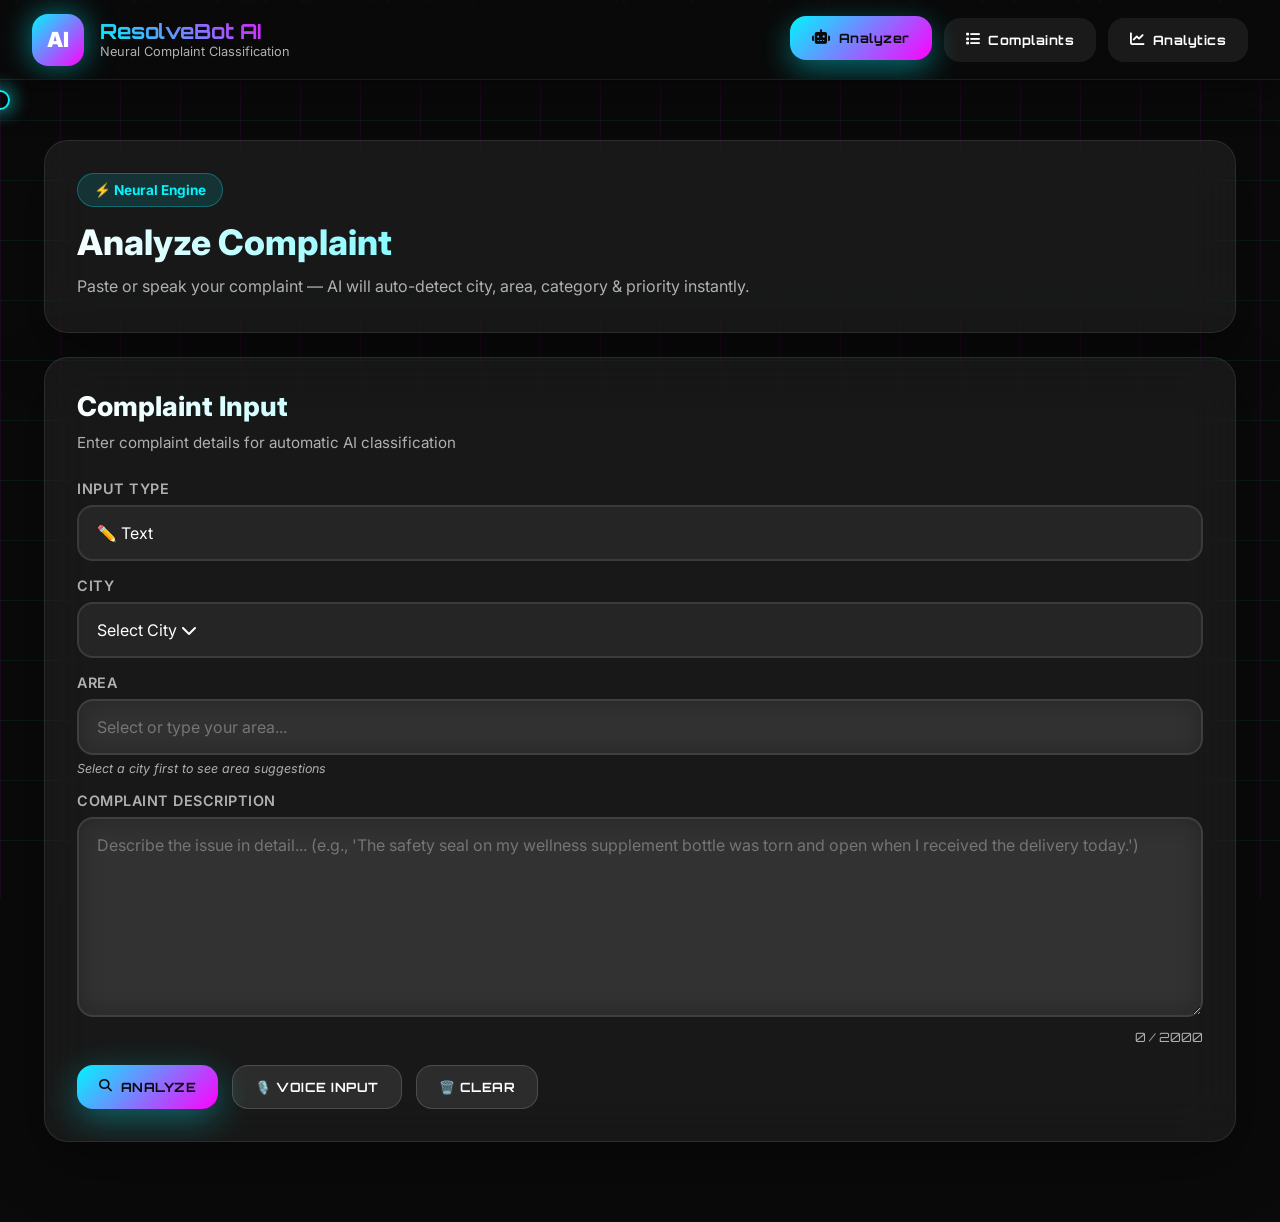
<file: Frontend/index.html>
<!DOCTYPE html>
<html lang="en">
<head>
    <meta charset="UTF-8" />
    <meta name="viewport" content="width=device-width, initial-scale=1.0" />
    <meta name="description" content="ResolveBot AI — Neural complaint classification and priority detection powered by machine learning." />
    <title>ResolveBot AI - Complaint Analyzer</title>
    <link rel="stylesheet" href="style.css" />
    <link rel="stylesheet" href="https://cdnjs.cloudflare.com/ajax/libs/font-awesome/6.4.0/css/all.min.css" />
</head>
<body>

    <!-- Custom cursor -->
    <div class="cursor" id="cursor"></div>
    <div class="cyber-grid"></div>
    <div class="particles"></div>

    <header class="navbar">
        <div class="nav-brand">
            <div class="brand-icon">AI</div>
            <div>
                <h1>ResolveBot AI</h1>
                <p>Neural Complaint Classification</p>
            </div>
        </div>
        <nav class="nav-links">
            <button class="nav-btn active" onclick="goTo('index.html')">
                <i class="fas fa-robot"></i> Analyzer
            </button>
            <button class="nav-btn" onclick="goTo('complaints.html')">
                <i class="fas fa-list"></i> Complaints
            </button>
            <button class="nav-btn" onclick="goTo('stats.html')">
                <i class="fas fa-chart-line"></i> Analytics
            </button>
        </nav>
    </header>

    <main class="main-layout">

        <!-- Page header -->
        <section class="page-header card">
            <div>
                <span class="hero-badge">⚡ Neural Engine</span>
                <h2>Analyze Complaint</h2>
                <p>Paste or speak your complaint — AI will auto-detect city, area, category &amp; priority instantly.</p>
            </div>
        </section>

        <!-- Analyzer card -->
        <section class="content-grid">
            <div class="card analyzer-card">
                <div class="section-heading">
                    <h2>Complaint Input</h2>
                    <p>Enter complaint details for automatic AI classification</p>
                </div>

                <!-- Input type dropdown -->
                <div class="input-group">
                    <label>Input Type</label>
                    <div class="custom-dropdown" id="inputType">
                        <div class="selected" onclick="toggleDropdown()">✏️ Text</div>
                        <div class="options" id="dropdownOptions">
                            <div onclick="selectOption('Text')">✏️ Text</div>
                            <div onclick="selectOption('Email')">✉️ Email</div>
                            <div onclick="selectOption('Call Summary')">📞 Call Summary (Voice)</div>
                        </div>
                    </div>
                </div>

                <!-- Email fields (hidden by default) -->
                <div id="emailFields" style="display: none; margin-top: 8px; animation: fadeIn 0.3s ease;">
                    <div class="input-group">
                        <label>Sender Email Address</label>
                        <input type="email" id="emailSender" placeholder="customer@example.com" style="width: 100%; padding: 12px; background: rgba(255,255,255,0.05); border: 1px solid rgba(255,255,255,0.1); border-radius: 8px; color: #fff; font-family: inherit;" />
                    </div>
                    <div class="input-group" style="margin-top: 12px;">
                        <label>Email Subject</label>
                        <input type="text" id="emailSubject" placeholder="e.g. Defective wellness batch" style="width: 100%; padding: 12px; background: rgba(255,255,255,0.05); border: 1px solid rgba(255,255,255,0.1); border-radius: 8px; color: #fff; font-family: inherit;" />
                    </div>
                </div>

                <!-- City dropdown — populated from cities.json -->
                <div class="input-group" style="margin-top: 12px;">
                    <label>City <span class="auto-tag" id="cityAutoTag" style="display:none;">🎙️ Auto-detected</span></label>
                    <div class="custom-dropdown" id="cityDropdown">
                        <div class="selected" id="selectedCity" onclick="toggleCity()">
                            <span id="selectedCityText">Select City</span>
                            <i class="fas fa-chevron-down dropdown-arrow"></i>
                        </div>
                        <div class="options" id="cityOptions">
                            <!-- Populated dynamically from cities.json -->
                        </div>
                    </div>
                </div>

                <!-- Area — autocomplete datalist, changes based on city -->
                <div class="input-group">
                    <label>Area <span class="auto-tag" id="areaAutoTag" style="display:none;">🎙️ Auto-detected</span></label>
                    <div class="area-input-wrap">
                        <input
                            type="text"
                            id="area"
                            placeholder="Select or type your area..."
                            list="areaList"
                            autocomplete="off"
                        />
                        <datalist id="areaList">
                            <!-- Populated dynamically based on selected city -->
                        </datalist>
                        <span class="area-hint" id="areaHint">Select a city first to see area suggestions</span>
                    </div>
                </div>

                <!-- Complaint textarea + char counter -->
                <div class="input-group" style="margin-top: 8px;">
                    <label id="descriptionLabel">Complaint Description</label>
                    <textarea
                        id="complaint"
                        placeholder="Describe the issue in detail... (e.g., 'The safety seal on my wellness supplement bottle was torn and open when I received the delivery today.')"
                    ></textarea>
                    <div class="char-counter-row">
                        <span id="charCounter" class="char-counter">0 / 2000</span>
                    </div>
                </div>

                <!-- Action buttons -->
                <div class="action-row">
                    <button class="primary" onclick="analyze()">
                        <i class="fas fa-search"></i> Analyze
                    </button>
                    <button class="secondary" id="voiceBtn" onclick="startVoice()">
                        🎙️ Voice Input
                    </button>
                    <button class="secondary" onclick="clearForm()">
                        🗑️ Clear
                    </button>
                </div>

                <!-- Voice status indicator -->
                <div id="voiceStatus" class="voice-status-bar" style="display:none;">
                    <div class="voice-pulse"></div>
                    <span id="voiceStatusText">Listening...</span>
                </div>

                <!-- Result box -->
                <div id="result" class="result-box"></div>
            </div>
        </section>

    </main>

    <script src="script.js"></script>
</body>
</html>
</file>
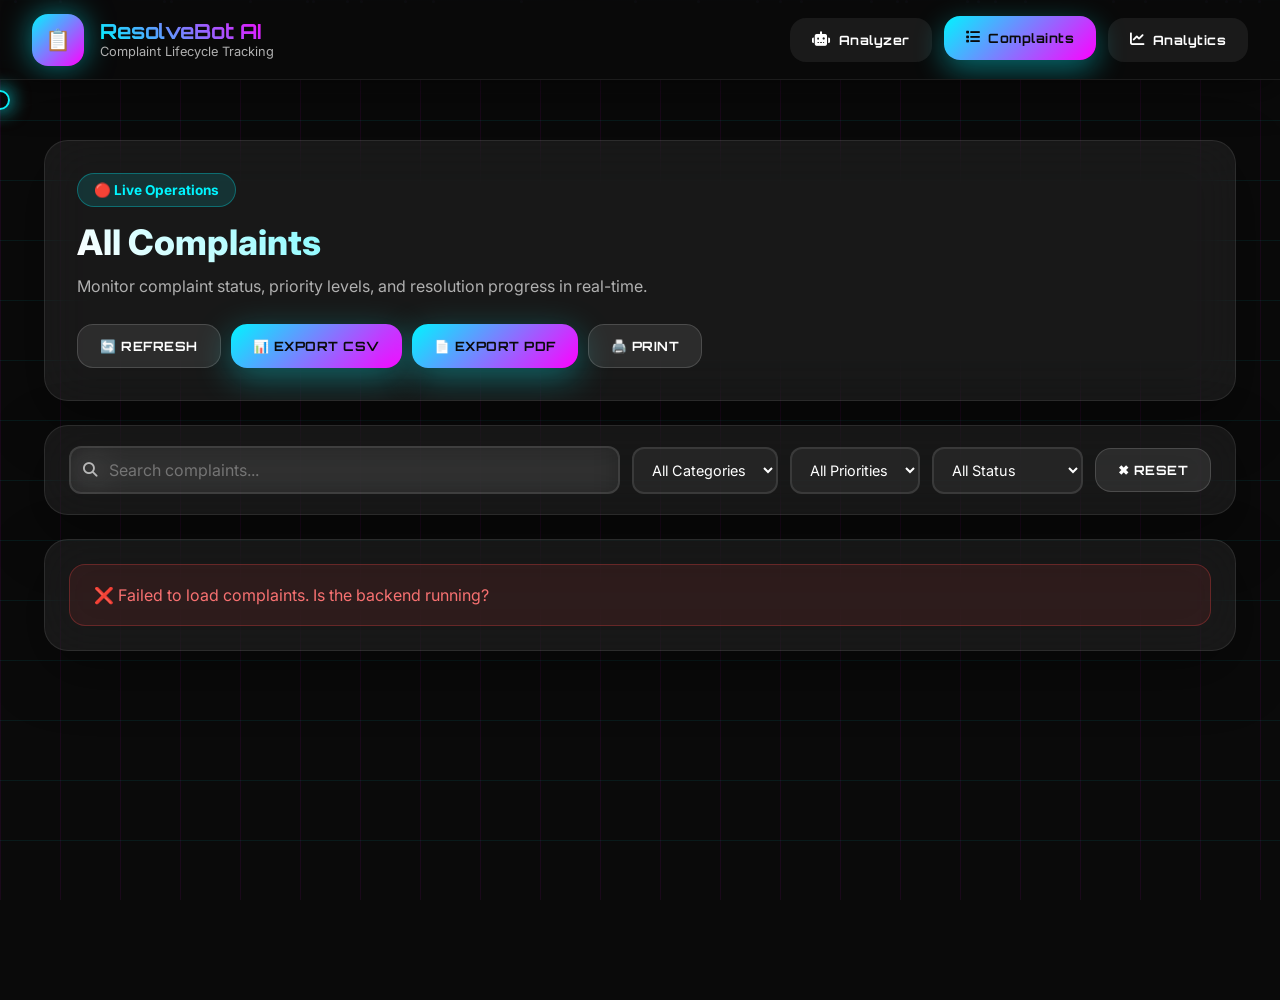
<file: Frontend/complaints.html>
<!DOCTYPE html>
<html lang="en">
<head>
    <meta charset="UTF-8" />
    <meta name="viewport" content="width=device-width, initial-scale=1.0" />
    <meta name="description" content="ResolveBot AI — View and manage all complaints in real time." />
    <title>Complaints | ResolveBot AI</title>
    <link rel="stylesheet" href="style.css" />
    <link rel="stylesheet" href="https://cdnjs.cloudflare.com/ajax/libs/font-awesome/6.4.0/css/all.min.css" />
</head>
<body onload="loadComplaints()">

    <!-- Custom cursor -->
    <div class="cursor" id="cursor"></div>
    <div class="cyber-grid"></div>
    <div class="particles"></div>

    <header class="navbar">
        <div class="nav-brand">
            <div class="brand-icon">📋</div>
            <div>
                <h1>ResolveBot AI</h1>
                <p>Complaint Lifecycle Tracking</p>
            </div>
        </div>
        <nav class="nav-links">
            <button class="nav-btn" onclick="goTo('index.html')">
                <i class="fas fa-robot"></i> Analyzer
            </button>
            <button class="nav-btn active" onclick="goTo('complaints.html')">
                <i class="fas fa-list"></i> Complaints
            </button>
            <button class="nav-btn" onclick="goTo('stats.html')">
                <i class="fas fa-chart-line"></i> Analytics
            </button>
        </nav>
    </header>

    <main class="main-layout">

        <!-- Page header -->
        <section class="page-header card">
            <div>
                <span class="hero-badge">🔴 Live Operations</span>
                <h2>All Complaints</h2>
                <p>Monitor complaint status, priority levels, and resolution progress in real-time.</p>
            </div>
            <div class="header-actions">
                <button class="secondary" onclick="loadComplaints(1)">🔄 Refresh</button>
                <button class="primary"   onclick="exportCSV()">📊 Export CSV</button>
                <button class="primary"   onclick="exportPDF()">📄 Export PDF</button>
                <button class="secondary" onclick="printPage()">🖨️ Print</button>
            </div>
        </section>

        <!-- Search & Filter bar -->
        <section class="card filter-card">
            <div class="filter-row">
                <div class="search-wrap">
                    <i class="fas fa-search search-icon"></i>
                    <input
                        type="text"
                        id="searchInput"
                        placeholder="Search complaints..."
                        oninput="applyFilters()"
                        class="search-input"
                    />
                </div>

                <select id="filterCategory" onchange="applyFilters()" class="filter-select">
                    <option value="">All Categories</option>
                    <option value="Product">Product</option>
                    <option value="Packaging">Packaging</option>
                    <option value="Trade">Trade</option>
                </select>

                <select id="filterPriority" onchange="applyFilters()" class="filter-select">
                    <option value="">All Priorities</option>
                    <option value="High">🔴 High</option>
                    <option value="Medium">🟡 Medium</option>
                    <option value="Low">🟢 Low</option>
                </select>

                <select id="filterStatus" onchange="applyFilters()" class="filter-select">
                    <option value="">All Status</option>
                    <option value="Pending">⏳ Pending</option>
                    <option value="In Progress">🔄 In Progress</option>
                    <option value="Resolved">✅ Resolved</option>
                </select>

                <button class="secondary btn-small" onclick="resetFilters()">
                    ✖ Reset
                </button>
            </div>
        </section>

        <!-- Complaint list -->
        <section class="card" style="padding: 24px;">
            <div id="list" class="complaint-list"></div>
        </section>

        <!-- Pagination -->
        <div id="pager"></div>

    </main>

    <script src="script.js"></script>
</body>
</html>
</file>
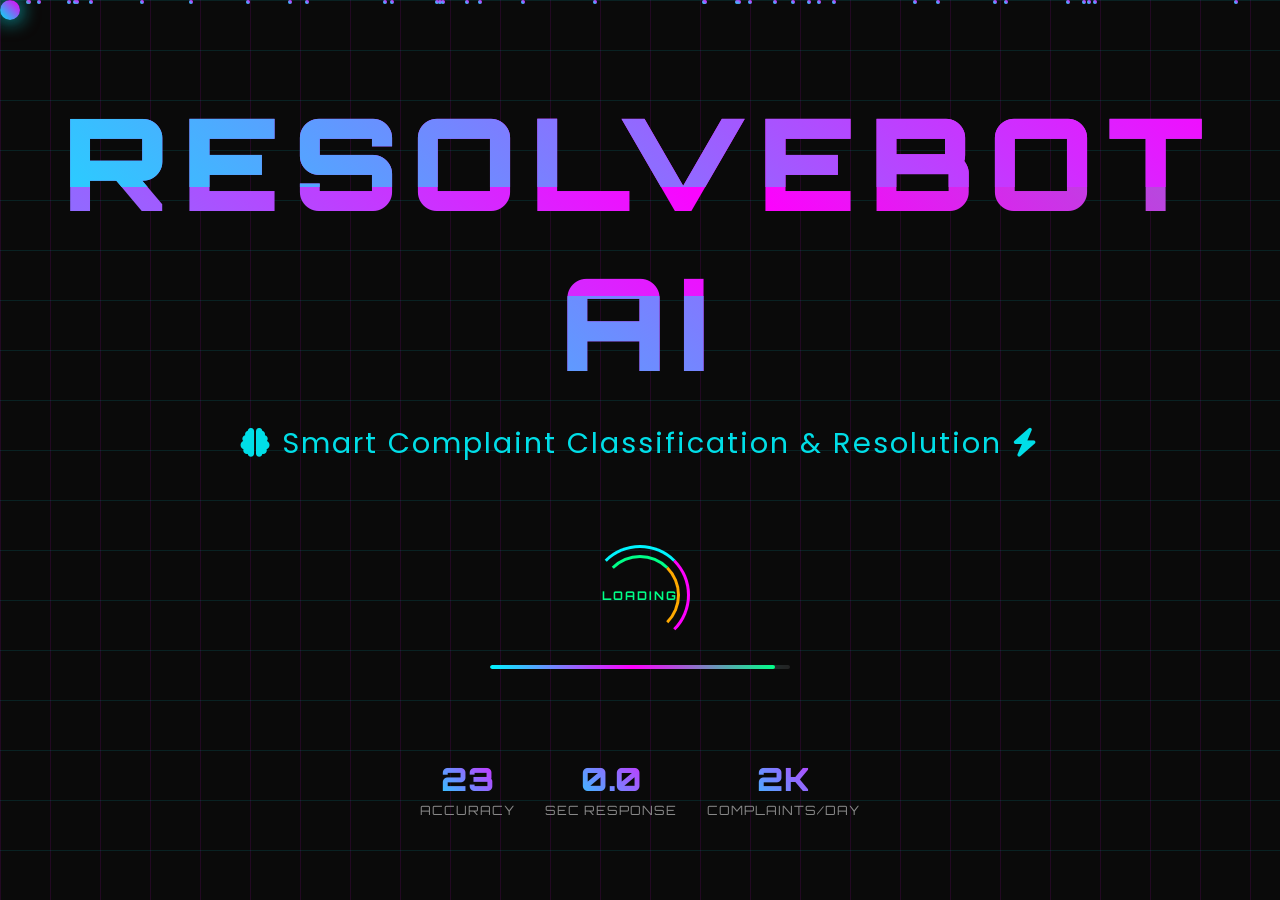
<file: Frontend/splash.html>
<!DOCTYPE html>
<html lang="en">
<head>
    <title>ResolveBot AI</title>
    <link href="https://fonts.googleapis.com/css2?family=Orbitron:wght@400;700;900&family=Poppins:wght@300;600&display=swap" rel="stylesheet">
    <link rel="stylesheet" href="https://cdnjs.cloudflare.com/ajax/libs/font-awesome/6.4.0/css/all.min.css">
    
    <style>
        * {
            margin: 0;
            padding: 0;
            box-sizing: border-box;
        }

        body {
            height: 100vh;
            overflow: hidden;
            background: #0a0a0a;
            position: relative;
            font-family: 'Orbitron', monospace;
            cursor: none;
        }

        /* Custom Cursor */
        .cursor {
            position: fixed;
            width: 20px;
            height: 20px;
            background: linear-gradient(45deg, #00f5ff, #ff00ff);
            border-radius: 50%;
            pointer-events: none;
            z-index: 9999;
            mix-blend-mode: difference;
            transition: transform 0.1s ease;
            box-shadow: 0 0 20px #00f5ff;
        }

        /* Animated Background Grid */
        .grid {
            position: absolute;
            top: 0;
            left: 0;
            width: 100%;
            height: 100%;
            background-image: 
                linear-gradient(rgba(0, 245, 255, 0.1) 1px, transparent 1px),
                linear-gradient(90deg, rgba(255, 0, 255, 0.1) 1px, transparent 1px);
            background-size: 50px 50px;
            animation: gridMove 20s linear infinite;
        }

        @keyframes gridMove {
            0% { transform: translate(0, 0); }
            100% { transform: translate(50px, 50px); }
        }

        /* Particle System */
        .particles {
            position: absolute;
            width: 100%;
            height: 100%;
            overflow: hidden;
        }

        .particle {
            position: absolute;
            width: 4px;
            height: 4px;
            background: linear-gradient(45deg, #00f5ff, #ff00ff);
            border-radius: 50%;
            animation: particleFloat 15s infinite linear;
        }

        @keyframes particleFloat {
            0% {
                transform: translateY(100vh) rotate(0deg);
                opacity: 0;
            }
            10% {
                opacity: 1;
            }
            90% {
                opacity: 1;
            }
            100% {
                transform: translateY(-100px) rotate(360deg);
                opacity: 0;
            }
        }

        /* Main Container */
        .container {
            position: relative;
            z-index: 10;
            height: 100vh;
            display: flex;
            flex-direction: column;
            justify-content: center;
            align-items: center;
            text-align: center;
            padding: 0 20px;
        }

        /* Glitch Title */
        .title {
            font-size: clamp(4rem, 12vw, 8rem);
            font-weight: 900;
            background: linear-gradient(45deg, #00f5ff, #ff00ff, #00ff88, #ffaa00);
            background-size: 300% 300%;
            -webkit-background-clip: text;
            background-clip: text;
            -webkit-text-fill-color: transparent;
            animation: gradientShift 3s ease infinite, glitch 2s infinite, float 6s ease-in-out infinite;
            position: relative;
            letter-spacing: 0.1em;
            text-transform: uppercase;
        }

        .title::before,
        .title::after {
            content: 'ResolveBot AI';
            position: absolute;
            top: 0;
            left: 0;
            width: 100%;
            height: 100%;
            background: linear-gradient(45deg, #00f5ff, #ff00ff);
            -webkit-background-clip: text;
            background-clip: text;
            -webkit-text-fill-color: transparent;
        }

        .title::before {
            animation: glitchTop 1s infinite;
            clip-path: polygon(0 0, 100% 0, 100% 33%, 0 33%);
        }

        .title::after {
            animation: glitchBottom 1.5s infinite;
            clip-path: polygon(0 67%, 100% 67%, 100% 100%, 0 100%);
        }

        @keyframes gradientShift {
            0%, 100% { background-position: 0% 50%; }
            50% { background-position: 100% 50%; }
        }

        @keyframes glitch {
            0%, 100% { transform: translate(0); }
            20% { transform: translate(-2px, 2px); }
            40% { transform: translate(-2px, -2px); }
            60% { transform: translate(2px, 2px); }
            80% { transform: translate(2px, -2px); }
        }

        @keyframes glitchTop {
            0%, 100% { transform: translate(0); }
            10% { transform: translate(-2px, -2px); }
            20% { transform: translate(2px, 2px); }
            30% { transform: translate(-2px, 2px); }
            40% { transform: translate(2px, -2px); }
        }

        @keyframes glitchBottom {
            0%, 100% { transform: translate(0); }
            15% { transform: translate(2px, 2px); }
            25% { transform: translate(-2px, -2px); }
            35% { transform: translate(2px, -2px); }
            45% { transform: translate(-2px, 2px); }
        }

        @keyframes float {
            0%, 100% { transform: translateY(0px) rotateX(0deg); }
            50% { transform: translateY(-20px) rotateX(5deg); }
        }

        /* Subtitle */
        .subtitle {
            font-family: 'Poppins', sans-serif;
            font-size: clamp(1.2rem, 3vw, 1.8rem);
            color: #00f5ff;
            margin: 20px 0 40px;
            opacity: 0.9;
            animation: pulse 2s infinite;
            letter-spacing: 2px;
        }

        @keyframes pulse {
            0%, 100% { opacity: 0.9; text-shadow: 0 0 10px #00f5ff; }
            50% { opacity: 1; text-shadow: 0 0 30px #00f5ff, 0 0 40px #00f5ff; }
        }

        /* Advanced Loader */
        .loader-container {
            display: flex;
            flex-direction: column;
            align-items: center;
            margin: 40px 0;
        }

        .matrix-loader {
            width: 100px;
            height: 100px;
            position: relative;
        }

        .matrix-loader::before {
            content: 'LOADING';
            position: absolute;
            top: 50%;
            left: 50%;
            transform: translate(-50%, -50%);
            font-size: 12px;
            font-weight: 700;
            color: #00ff88;
            letter-spacing: 2px;
            animation: matrix 2s infinite;
        }

        .ring {
            position: absolute;
            width: 100px;
            height: 100px;
            border: 3px solid transparent;
            border-top: 3px solid #00f5ff;
            border-right: 3px solid #ff00ff;
            border-radius: 50%;
            animation: spin 1.2s cubic-bezier(0.5, 0, 0.5, 1) infinite;
        }

        .ring:nth-child(2) {
            width: 80px;
            height: 80px;
            border-top: 3px solid #00ff88;
            border-right: 3px solid #ffaa00;
            animation-direction: reverse;
            animation-duration: 1.5s;
            top: 10px;
            left: 10px;
        }

        @keyframes spin {
            0% { transform: rotate(0deg); }
            100% { transform: rotate(360deg); }
        }

        @keyframes matrix {
            0%, 100% { opacity: 1; }
            50% { opacity: 0.3; }
        }

        /* Stats Counter */
        .stats {
            display: flex;
            gap: 30px;
            margin-top: 30px;
            font-family: 'Orbitron', monospace;
        }

        .stat {
            text-align: center;
        }

        .stat-number {
            font-size: 2rem;
            font-weight: 900;
            background: linear-gradient(45deg, #00f5ff, #ff00ff);
            -webkit-background-clip: text;
            background-clip: text;
            -webkit-text-fill-color: transparent;
            display: block;
            animation: countUp 2s ease-out forwards;
        }

        .stat-label {
            font-size: 0.8rem;
            color: #888;
            text-transform: uppercase;
            letter-spacing: 1px;
            margin-top: 5px;
        }

        @keyframes countUp {
            from { opacity: 0; transform: translateY(20px); }
            to { opacity: 1; transform: translateY(0); }
        }

        /* Progress Bar */
        .progress-container {
            width: 300px;
            height: 4px;
            background: rgba(255,255,255,0.1);
            border-radius: 2px;
            overflow: hidden;
            margin: 20px auto;
        }

        .progress-bar {
            height: 100%;
            background: linear-gradient(90deg, #00f5ff, #ff00ff, #00ff88);
            width: 0%;
            animation: progress 4.5s ease-out forwards;
            border-radius: 2px;
            box-shadow: 0 0 20px rgba(0, 245, 255, 0.5);
        }

        @keyframes progress {
            0% { width: 0%; }
            100% { width: 95%; }
        }

        /* Responsive */
        @media (max-width: 768px) {
            .stats { gap: 20px; }
            .stat-number { font-size: 1.5rem; }
        }
    </style>
</head>

<body>
    <!-- Custom Cursor -->
    <div class="cursor" id="cursor"></div>

    <!-- Background Grid -->
    <div class="grid"></div>

    <!-- Particles -->
    <div class="particles" id="particles"></div>

    <div class="container">
        <h1 class="title">ResolveBot AI</h1>
        <p class="subtitle">
            <i class="fas fa-brain"></i> Smart Complaint Classification & Resolution
            <i class="fas fa-bolt"></i>
        </p>
        
        <div class="loader-container">
            <div class="matrix-loader">
                <div class="ring"></div>
                <div class="ring"></div>
            </div>
            <div class="progress-container">
                <div class="progress-bar"></div>
            </div>
        </div>

        <div class="stats">
            <div class="stat">
                <span class="stat-number" data-target="99">0</span>
                <span class="stat-label">Accuracy</span>
            </div>
            <div class="stat">
                <span class="stat-number" data-target="0.1">0</span>
                <span class="stat-label">Sec Response</span>
            </div>
            <div class="stat">
                <span class="stat-number" data-target="10K">0</span>
                <span class="stat-label">Complaints/Day</span>
            </div>
        </div>
    </div>

    <script>
        // Custom Cursor
        const cursor = document.getElementById('cursor');
        document.addEventListener('mousemove', (e) => {
            cursor.style.left = e.clientX + 'px';
            cursor.style.top  = e.clientY + 'px';
            cursor.style.transform = 'translate(-50%, -50%)';
        });

        // Particle System
        function createParticles() {
            const particlesContainer = document.getElementById('particles');
            for (let i = 0; i < 40; i++) {
                const particle = document.createElement('div');
                particle.className = 'particle';
                particle.style.left = Math.random() * 100 + '%';
                particle.style.animationDelay = Math.random() * 15 + 's';
                particle.style.animationDuration = (Math.random() * 10 + 10) + 's';
                particlesContainer.appendChild(particle);
            }
        }
        createParticles();

        // Animated Counters — handles numeric and string targets like "99%", "0.1s", "10K"
        function animateCounters() {
            const numbers = document.querySelectorAll('.stat-number');
            numbers.forEach(el => {
                const rawTarget = el.getAttribute('data-target') || '0';

                // Parse the numeric part and remember any suffix
                const numericMatch = rawTarget.match(/^[\d.]+/);
                if (!numericMatch) {
                    // Non-numeric (e.g. purely text) — just set it
                    el.textContent = rawTarget;
                    return;
                }

                const targetNum  = parseFloat(numericMatch[0]);
                const suffix     = rawTarget.slice(numericMatch[0].length); // e.g. "K", "%", "s"
                const isDecimal  = rawTarget.includes('.');
                const steps      = 60;
                const increment  = targetNum / steps;
                let current      = 0;

                const timer = setInterval(() => {
                    current += increment;
                    if (current >= targetNum) {
                        current = targetNum;
                        clearInterval(timer);
                    }
                    const display = isDecimal ? current.toFixed(1) : Math.round(current).toLocaleString();
                    el.textContent = display + suffix;
                }, 40);
            });
        }

        // Start animations after 500ms
        setTimeout(animateCounters, 500);

        // Redirect after 5 seconds
        setTimeout(() => {
            window.location.href = "index.html";
        }, 5000);
    </script>
</body>
</html>
</file>
<file: Frontend/style.css>
/* ═══════════════════════════════════════════════════════
   RESOLVEBOT AI — style.css  (CYBERPUNK THEME v4.0)
   ═══════════════════════════════════════════════════════ */

@import url('https://fonts.googleapis.com/css2?family=Orbitron:wght@400;700;900&family=Inter:wght@400;500;600;700;800&display=swap');

/* ──────────────────────────────────────────────
   RESET & TOKENS
   ────────────────────────────────────────────── */
*, *::before, *::after {
    margin: 0;
    padding: 0;
    box-sizing: border-box;
}

:root {
    --neon-cyan:     #00f5ff;
    --neon-magenta:  #ff00ff;
    --neon-green:    #00ff88;
    --neon-orange:   #ffaa00;
    --dark-bg:       #0a0a0a;
    --dark-card:     rgba(255,255,255,0.06);
    --dark-card-hover: rgba(255,255,255,0.12);
    --text-primary:  #ffffff;
    --text-secondary:#b0b0b0;
    --border-glow:   rgba(0,245,255,0.3);
    --red:           #ef4444;
    --orange:        #f59e0b;
    --green:         #22c55e;
    --radius-lg:     24px;
    --radius-md:     16px;
    --radius-sm:     12px;
}

/* ──────────────────────────────────────────────
   BASE
   ────────────────────────────────────────────── */
html { scroll-behavior: smooth; }

body {
    background: var(--dark-bg);
    color: var(--text-primary);
    font-family: 'Inter', sans-serif;
    overflow-x: hidden;
    min-height: 100vh;
    position: relative;
    cursor: none;
}

/* ──────────────────────────────────────────────
   BACKGROUND EFFECTS
   ────────────────────────────────────────────── */
.cyber-grid {
    position: fixed;
    inset: 0;
    z-index: -2;
    background-image:
        linear-gradient(rgba(0,245,255,0.07) 1px, transparent 1px),
        linear-gradient(90deg, rgba(255,0,255,0.07) 1px, transparent 1px);
    background-size: 60px 60px;
    animation: gridShift 35s linear infinite;
}

@keyframes gridShift {
    0%   { transform: translate(0, 0); }
    100% { transform: translate(60px, 60px); }
}

.particles {
    position: fixed;
    inset: 0;
    z-index: -1;
    pointer-events: none;
    overflow: hidden;
}

.particle {
    position: absolute;
    width: 3px;
    height: 3px;
    background: linear-gradient(45deg, var(--neon-cyan), var(--neon-magenta));
    border-radius: 50%;
    animation: particleFloat 25s infinite linear;
}

@keyframes particleFloat {
    0%   { transform: translateY(100vh) scale(0); opacity: 0; }
    10%  { opacity: 1; }
    90%  { opacity: 1; }
    100% { transform: translateY(-20vh) scale(1); opacity: 0; }
}

/* ──────────────────────────────────────────────
   CURSOR
   ────────────────────────────────────────────── */
.cursor {
    position: fixed;
    width: 20px;
    height: 20px;
    border: 2px solid var(--neon-cyan);
    border-radius: 50%;
    pointer-events: none;
    z-index: 9999;
    mix-blend-mode: difference;
    transition: transform 0.15s ease, box-shadow 0.15s ease;
    box-shadow: 0 0 20px var(--neon-cyan);
    transform: translate(-50%, -50%);
}

.cursor.hover {
    transform: translate(-50%, -50%) scale(1.8);
    box-shadow: 0 0 45px var(--neon-magenta);
    border-color: var(--neon-magenta);
}

/* ──────────────────────────────────────────────
   NAVBAR
   ────────────────────────────────────────────── */
.navbar {
    height: 80px;
    min-height: 80px;
    max-height: 80px;
    padding: 0 32px;
    display: flex;
    justify-content: space-between;
    align-items: center;
    background: rgba(10,10,10,0.95);
    backdrop-filter: blur(25px);
    border-bottom: 1px solid rgba(255,255,255,0.08);
    box-shadow: 0 8px 40px rgba(0,0,0,0.5);
    position: fixed;
    top: 0;
    left: 0;
    right: 0;
    z-index: 1000;
    overflow: hidden;
}

.nav-brand {
    display: flex;
    align-items: center;
    gap: 16px;
}

.nav-brand h1 {
    font-family: 'Orbitron', monospace;
    font-size: 1.3rem;
    margin: 0;
    line-height: 1.2;
    background: linear-gradient(45deg, var(--neon-cyan), var(--neon-magenta));
    -webkit-background-clip: text;
    background-clip: text;
    -webkit-text-fill-color: transparent;
}

.nav-brand p {
    font-size: 0.8rem;
    color: var(--text-secondary);
    margin: 0;
    line-height: 1.2;
}

.brand-icon {
    width: 52px;
    height: 52px;
    border-radius: var(--radius-md);
    display: flex;
    align-items: center;
    justify-content: center;
    font-weight: 900;
    font-size: 1.3rem;
    background: linear-gradient(135deg, var(--neon-cyan), var(--neon-magenta));
    box-shadow: 0 0 30px rgba(0,245,255,0.5);
    animation: iconPulse 2s infinite;
    flex-shrink: 0;
}

@keyframes iconPulse {
    0%, 100% { box-shadow: 0 0 30px rgba(0,245,255,0.5); }
    50%       { box-shadow: 0 0 50px rgba(0,245,255,0.9), 0 0 70px rgba(255,0,255,0.4); }
}

.nav-links {
    display: flex;
    gap: 12px;
}

.nav-btn {
    height: 44px;
    padding: 0 22px;
    border: 0;
    background: rgba(255,255,255,0.07);
    color: var(--text-primary);
    border-radius: var(--radius-md);
    cursor: pointer;
    font-family: 'Orbitron', monospace;
    font-size: 0.8rem;
    font-weight: 700;
    letter-spacing: 0.5px;
    transition: all 0.3s ease;
    display: flex;
    align-items: center;
    gap: 8px;
    position: relative;
    overflow: hidden;
}

.nav-btn::before {
    content: '';
    position: absolute;
    inset: 0;
    background: linear-gradient(90deg, transparent, rgba(255,255,255,0.1), transparent);
    transform: translateX(-100%);
    transition: transform 0.5s ease;
}

.nav-btn:hover::before,
.nav-btn.active::before {
    transform: translateX(100%);
}

.nav-btn:hover,
.nav-btn.active {
    background: linear-gradient(135deg, var(--neon-cyan), var(--neon-magenta));
    color: var(--dark-bg);
    transform: translateY(-2px);
    box-shadow: 0 10px 30px rgba(0,245,255,0.4);
}

.nav-btn i { font-size: 0.9rem; }

/* ──────────────────────────────────────────────
   LAYOUT
   ────────────────────────────────────────────── */
.main-layout {
    max-width: 1240px;
    margin: 100px auto 0;
    padding: 40px 24px 80px;
    display: flex;
    flex-direction: column;
    gap: 24px;
}

/* ──────────────────────────────────────────────
   CARDS
   ────────────────────────────────────────────── */
.card {
    background: var(--dark-card);
    border: 1px solid rgba(255,255,255,0.09);
    border-radius: var(--radius-lg);
    box-shadow: 0 20px 60px rgba(0,0,0,0.4);
    padding: 32px;
    backdrop-filter: blur(25px);
    transition: transform 0.35s ease, box-shadow 0.35s ease, border-color 0.35s ease;
    position: relative;
    overflow: hidden;
}

.card::before {
    content: '';
    position: absolute;
    top: 0; left: -100%;
    width: 100%; height: 100%;
    background: linear-gradient(90deg, transparent, rgba(255,255,255,0.05), transparent);
    transition: left 0.6s ease;
    pointer-events: none;
}

.card:hover {
    transform: translateY(-6px);
    border-color: var(--border-glow);
    box-shadow: 0 35px 90px rgba(0,245,255,0.2);
}

.card:hover::before { left: 100%; }

.cyber-card {
    background: rgba(255,255,255,0.06);
    border: 1px solid rgba(255,255,255,0.09);
    border-radius: var(--radius-lg);
    backdrop-filter: blur(20px);
    transition: transform 0.35s ease, box-shadow 0.35s ease;
}

/* ──────────────────────────────────────────────
   HERO BADGE & HEADINGS
   ────────────────────────────────────────────── */
.hero-badge {
    display: inline-block;
    padding: 8px 16px;
    border-radius: 999px;
    background: rgba(0,245,255,0.12);
    color: var(--neon-cyan);
    font-size: 0.85rem;
    font-weight: 700;
    border: 1px solid rgba(0,245,255,0.3);
    margin-bottom: 14px;
    animation: badgeGlow 2.5s infinite;
}

@keyframes badgeGlow {
    0%, 100% { box-shadow: 0 0 10px rgba(0,245,255,0.2); }
    50%       { box-shadow: 0 0 22px rgba(0,245,255,0.5); }
}

.page-header {
    display: flex;
    justify-content: space-between;
    align-items: center;
    gap: 24px;
    flex-wrap: wrap;
}

.page-header h2 {
    font-size: 2.2rem;
    font-weight: 800;
    background: linear-gradient(45deg, var(--text-primary), var(--neon-cyan));
    -webkit-background-clip: text;
    background-clip: text;
    -webkit-text-fill-color: transparent;
    margin-bottom: 10px;
}

.page-header p {
    color: var(--text-secondary);
    line-height: 1.7;
    font-size: 1rem;
}

.header-actions {
    display: flex;
    gap: 10px;
    flex-wrap: wrap;
}

.section-heading {
    margin-bottom: 24px;
}

.section-heading h2 {
    font-size: 1.7rem;
    font-weight: 800;
    background: linear-gradient(45deg, var(--text-primary), var(--neon-cyan));
    -webkit-background-clip: text;
    background-clip: text;
    -webkit-text-fill-color: transparent;
    margin-bottom: 8px;
}

.section-heading p {
    color: var(--text-secondary);
    font-size: 0.95rem;
    line-height: 1.6;
}

/* ──────────────────────────────────────────────
   BUTTONS
   ────────────────────────────────────────────── */
button.primary, button.secondary {
    border: 0;
    padding: 13px 22px;
    border-radius: var(--radius-md);
    font-weight: 700;
    cursor: pointer;
    font-family: 'Orbitron', monospace;
    font-size: 0.8rem;
    letter-spacing: 0.5px;
    transition: all 0.3s ease;
    position: relative;
    overflow: hidden;
    text-transform: uppercase;
    display: inline-flex;
    align-items: center;
    gap: 8px;
}

button.primary {
    background: linear-gradient(135deg, var(--neon-cyan), var(--neon-magenta));
    color: var(--dark-bg);
    box-shadow: 0 10px 35px rgba(0,245,255,0.35);
}

button.secondary {
    background: rgba(255,255,255,0.09);
    color: var(--text-primary);
    border: 1px solid rgba(255,255,255,0.15);
}

button.primary:hover {
    transform: translateY(-3px) scale(1.04);
    box-shadow: 0 20px 55px rgba(0,245,255,0.55);
}

button.secondary:hover {
    background: rgba(255,255,255,0.18);
    transform: translateY(-2px);
}

button:disabled {
    opacity: 0.5;
    cursor: not-allowed;
    transform: none !important;
}

.btn-small {
    padding: 10px 16px;
    font-size: 0.75rem;
}

.btn-neon {
    background: linear-gradient(135deg, var(--neon-cyan), #00b7ff);
    color: #06111a;
    border: 1px solid rgba(0,245,255,0.4);
    box-shadow: 0 0 18px rgba(0,245,255,0.4);
    font-weight: 700;
    padding: 13px 24px;
    border-radius: var(--radius-md);
    cursor: pointer;
    font-family: 'Orbitron', monospace;
    font-size: 0.85rem;
    display: inline-flex;
    align-items: center;
    gap: 10px;
    transition: all 0.3s ease;
}

.btn-neon:hover {
    transform: translateY(-3px) scale(1.03);
    box-shadow: 0 0 30px rgba(0,245,255,0.6);
}

.btn-neon i { font-size: 1rem; }

.btn-delete {
    padding: 10px 18px;
    border: 1px solid rgba(239,68,68,0.4);
    background: rgba(239,68,68,0.12);
    color: #f87171;
    border-radius: var(--radius-sm);
    cursor: pointer;
    font-family: 'Orbitron', monospace;
    font-size: 0.75rem;
    font-weight: 700;
    transition: all 0.3s ease;
}

.btn-delete:hover {
    background: rgba(239,68,68,0.25);
    border-color: #f87171;
    transform: translateY(-2px);
    box-shadow: 0 0 15px rgba(239,68,68,0.4);
}

/* Button loading spinner */
.btn-spinner {
    display: inline-block;
    width: 14px;
    height: 14px;
    border: 2px solid rgba(10,10,10,0.4);
    border-top-color: #0a0a0a;
    border-radius: 50%;
    animation: spin 0.7s linear infinite;
}

@keyframes spin {
    to { transform: rotate(360deg); }
}

/* ──────────────────────────────────────────────
   INPUTS
   ────────────────────────────────────────────── */
textarea, input[type="text"] {
    width: 100%;
    background: rgba(255,255,255,0.06);
    border: 2px solid rgba(255,255,255,0.1);
    border-radius: var(--radius-md);
    padding: 16px 18px;
    color: var(--text-primary);
    font-size: 1rem;
    font-family: 'Inter', sans-serif;
    transition: all 0.3s ease;
    backdrop-filter: blur(15px);
}

textarea {
    min-height: 200px;
    resize: vertical;
}

textarea:focus, input[type="text"]:focus {
    outline: none;
    border-color: var(--neon-cyan);
    box-shadow: 0 0 0 3px rgba(0,245,255,0.18);
}

.input-group {
    display: flex;
    flex-direction: column;
    gap: 8px;
    margin-bottom: 16px;
}

.input-group label {
    font-size: 0.9rem;
    font-weight: 600;
    color: var(--text-secondary);
    text-transform: uppercase;
    letter-spacing: 0.5px;
}

.char-counter-row {
    display: flex;
    justify-content: flex-end;
    margin-top: 4px;
}

.char-counter {
    font-size: 0.8rem;
    color: var(--text-secondary);
    font-family: 'Orbitron', monospace;
}

.action-row {
    display: flex;
    gap: 14px;
    margin-top: 20px;
    flex-wrap: wrap;
}

/* ──────────────────────────────────────────────
   CUSTOM DROPDOWN
   ────────────────────────────────────────────── */
.custom-dropdown {
    position: relative;
    width: 100%;
    font-family: 'Inter', sans-serif;
}

.selected {
    padding: 16px 18px;
    border-radius: var(--radius-md);
    background: rgba(255,255,255,0.06);
    border: 2px solid rgba(255,255,255,0.1);
    color: var(--text-primary);
    cursor: pointer;
    transition: all 0.3s ease;
    user-select: none;
}

.selected:hover {
    border-color: var(--neon-cyan);
    box-shadow: 0 0 12px rgba(0,245,255,0.3);
}

.options {
    display: none;
    position: absolute;
    top: calc(100% + 6px);
    width: 100%;
    background: #111;
    border: 2px solid var(--neon-cyan);
    border-radius: var(--radius-md);
    overflow: hidden;
    z-index: 200;
    box-shadow: 0 20px 50px rgba(0,0,0,0.7);
}

.options div {
    padding: 14px 18px;
    color: white;
    cursor: pointer;
    transition: background 0.2s;
}

.options div:hover {
    background: rgba(0,245,255,0.15);
    color: var(--neon-cyan);
}

.show { display: block; }

/* ──────────────────────────────────────────────
   RESULT BOX
   ────────────────────────────────────────────── */
.result-box {
    margin-top: 24px;
    min-height: 0;
}

.result-box:empty { display: none; }

.result-inner {
    padding: 24px;
    background: rgba(0,255,136,0.06);
    border: 1px solid rgba(0,255,136,0.25);
    border-radius: var(--radius-md);
    animation: fadeSlideIn 0.4s ease;
}

@keyframes fadeSlideIn {
    from { opacity: 0; transform: translateY(16px); }
    to   { opacity: 1; transform: translateY(0); }
}

.result-header {
    display: flex;
    justify-content: space-between;
    align-items: center;
    margin-bottom: 20px;
    flex-wrap: wrap;
    gap: 12px;
}

.result-title {
    font-family: 'Orbitron', monospace;
    font-size: 1rem;
    font-weight: 700;
    color: var(--neon-green);
}

.result-grid {
    display: grid;
    grid-template-columns: repeat(auto-fit, minmax(160px, 1fr));
    gap: 14px;
    margin-bottom: 18px;
}

.result-item {
    display: flex;
    flex-direction: column;
    gap: 4px;
    padding: 14px;
    background: rgba(255,255,255,0.05);
    border-radius: var(--radius-sm);
    border: 1px solid rgba(255,255,255,0.08);
}

.result-label {
    font-size: 0.8rem;
    color: var(--text-secondary);
    font-weight: 600;
    display: block;
    margin-bottom: 4px;
}

.result-value {
    font-size: 1rem;
    font-weight: 700;
    color: var(--text-primary);
}

.result-recommendation {
    padding: 16px;
    background: rgba(0,245,255,0.06);
    border-radius: var(--radius-sm);
    border-left: 3px solid var(--neon-cyan);
}

.result-recommendation p {
    color: var(--text-primary);
    line-height: 1.6;
    margin-top: 6px;
}

/* Error box */
.error-box {
    padding: 20px 24px;
    background: rgba(239,68,68,0.1);
    border: 1px solid rgba(239,68,68,0.3);
    border-radius: var(--radius-md);
    color: #f87171;
    animation: fadeSlideIn 0.4s ease;
}

/* ──────────────────────────────────────────────
   BADGES & STATUS PILLS
   ────────────────────────────────────────────── */
.badge {
    padding: 6px 14px;
    border-radius: 999px;
    font-size: 0.8rem;
    font-weight: 700;
    display: inline-block;
}

.badge.high {
    background: rgba(239,68,68,0.2);
    color: #f87171;
    box-shadow: 0 0 12px rgba(239,68,68,0.35);
}

.badge.medium {
    background: rgba(245,158,11,0.2);
    color: #f59e0b;
    box-shadow: 0 0 12px rgba(245,158,11,0.35);
}

.badge.low {
    background: rgba(34,197,94,0.2);
    color: var(--neon-green);
    box-shadow: 0 0 12px rgba(34,197,94,0.35);
}

.badge.none {
    background: rgba(255,255,255,0.08);
    color: var(--text-secondary);
}

.status {
    padding: 5px 12px;
    border-radius: 999px;
    font-size: 0.78rem;
    font-weight: 700;
    display: inline-block;
}

.status.resolved {
    background: rgba(34,197,94,0.2);
    color: var(--neon-green);
    box-shadow: 0 0 12px rgba(34,197,94,0.35);
}

.status.pending {
    background: rgba(239,68,68,0.2);
    color: #f87171;
    box-shadow: 0 0 12px rgba(239,68,68,0.35);
}

.category-tag {
    padding: 5px 12px;
    border-radius: 999px;
    font-size: 0.78rem;
    font-weight: 600;
    background: rgba(0,245,255,0.1);
    color: var(--neon-cyan);
    border: 1px solid rgba(0,245,255,0.25);
}

/* ──────────────────────────────────────────────
   FILTER BAR
   ────────────────────────────────────────────── */
.filter-card { padding: 20px 24px; }

.filter-row {
    display: flex;
    align-items: center;
    gap: 12px;
    flex-wrap: wrap;
}

.search-wrap {
    position: relative;
    flex: 1;
    min-width: 200px;
}

.search-icon {
    position: absolute;
    left: 14px;
    top: 50%;
    transform: translateY(-50%);
    color: var(--text-secondary);
    font-size: 0.9rem;
    pointer-events: none;
}

.search-input {
    width: 100%;
    padding: 12px 18px 12px 38px !important;
    border-radius: var(--radius-sm) !important;
}

.filter-select {
    padding: 12px 14px;
    border-radius: var(--radius-sm);
    background: rgba(255,255,255,0.06);
    border: 2px solid rgba(255,255,255,0.1);
    color: var(--text-primary);
    font-family: 'Inter', sans-serif;
    font-size: 0.9rem;
    cursor: pointer;
    transition: border-color 0.2s;
    min-width: 130px;
}

.filter-select:focus {
    outline: none;
    border-color: var(--neon-cyan);
}

.filter-select option {
    background: #111;
    color: white;
}

/* ──────────────────────────────────────────────
   COMPLAINT LIST
   ────────────────────────────────────────────── */
.complaint-list {
    display: flex;
    flex-direction: column;
    gap: 16px;
}

.complaint-item {
    padding: 24px;
    border-radius: var(--radius-md);
    background: rgba(255,255,255,0.04);
    border: 1px solid rgba(255,255,255,0.08);
    transition: all 0.3s ease;
    animation: fadeSlideIn 0.4s ease;
}

.complaint-item:hover {
    background: rgba(255,255,255,0.07);
    border-color: rgba(0,245,255,0.3);
    box-shadow: 0 10px 40px rgba(0,245,255,0.12);
    transform: translateY(-3px);
}

.complaint-top {
    display: flex;
    justify-content: space-between;
    align-items: center;
    flex-wrap: wrap;
    gap: 10px;
    margin-bottom: 14px;
}

.complaint-meta {
    display: flex;
    align-items: center;
    gap: 10px;
    flex-wrap: wrap;
}

.complaint-text {
    color: var(--text-primary);
    font-size: 0.95rem;
    line-height: 1.6;
    margin-bottom: 14px;
}

.complaint-details {
    display: flex;
    gap: 20px;
    flex-wrap: wrap;
    font-size: 0.82rem;
    color: var(--text-secondary);
    margin-bottom: 12px;
}

.complaint-recommendation {
    font-size: 0.85rem;
    color: var(--neon-cyan);
    padding: 10px 14px;
    background: rgba(0,245,255,0.06);
    border-left: 3px solid var(--neon-cyan);
    border-radius: 0 8px 8px 0;
    margin-bottom: 16px;
    line-height: 1.5;
}

.complaint-buttons {
    display: flex;
    gap: 10px;
    flex-wrap: wrap;
    margin-top: 8px;
}

/* ──────────────────────────────────────────────
   PAGINATION
   ────────────────────────────────────────────── */
.pagination {
    display: flex;
    align-items: center;
    justify-content: center;
    gap: 16px;
    padding: 20px 0;
    flex-wrap: wrap;
}

.page-btn {
    padding: 10px 20px;
    border: 1px solid rgba(0,245,255,0.3);
    background: rgba(0,245,255,0.08);
    color: var(--neon-cyan);
    border-radius: var(--radius-sm);
    cursor: pointer;
    font-family: 'Orbitron', monospace;
    font-size: 0.8rem;
    font-weight: 700;
    transition: all 0.25s ease;
}

.page-btn:hover {
    background: rgba(0,245,255,0.2);
    transform: translateY(-2px);
    box-shadow: 0 0 15px rgba(0,245,255,0.3);
}

.page-info {
    font-size: 0.85rem;
    color: var(--text-secondary);
    font-family: 'Orbitron', monospace;
}

/* ──────────────────────────────────────────────
   LOADING & EMPTY STATE
   ────────────────────────────────────────────── */
.loading-spinner-wrap {
    text-align: center;
    padding: 60px 20px;
    color: var(--text-secondary);
}

.loading-spinner-wrap p {
    margin-top: 16px;
    font-size: 0.9rem;
    color: var(--text-secondary);
}

.loading-spinner {
    width: 48px;
    height: 48px;
    border: 3px solid rgba(255,255,255,0.1);
    border-top-color: var(--neon-cyan);
    border-right-color: var(--neon-magenta);
    border-radius: 50%;
    animation: spin 1s linear infinite;
    margin: 0 auto;
}

.empty-state {
    text-align: center;
    padding: 80px 20px;
    font-size: 3rem;
}

.empty-state p {
    font-size: 1.1rem;
    font-weight: 600;
    color: var(--text-primary);
    margin-top: 16px;
}

.empty-state span {
    font-size: 0.9rem;
    color: var(--text-secondary);
    display: block;
    margin-top: 8px;
}

/* ──────────────────────────────────────────────
   TOAST NOTIFICATIONS
   ────────────────────────────────────────────── */
.toast {
    position: fixed;
    bottom: 32px;
    right: 32px;
    padding: 14px 22px;
    border-radius: var(--radius-md);
    font-weight: 600;
    font-size: 0.9rem;
    z-index: 10000;
    opacity: 0;
    transform: translateY(20px);
    transition: all 0.35s ease;
    backdrop-filter: blur(20px);
    max-width: 360px;
    box-shadow: 0 20px 60px rgba(0,0,0,0.5);
}

.toast.show {
    opacity: 1;
    transform: translateY(0);
}

.toast-success {
    background: rgba(0,255,136,0.15);
    border: 1px solid rgba(0,255,136,0.4);
    color: var(--neon-green);
}

.toast-error {
    background: rgba(239,68,68,0.15);
    border: 1px solid rgba(239,68,68,0.4);
    color: #f87171;
}

/* ──────────────────────────────────────────────
   ANALYTICS DASHBOARD
   ────────────────────────────────────────────── */
.dashboard-main {
    max-width: 1600px;
    margin: 100px auto 0;
    padding: 32px 24px 80px;
    display: flex;
    flex-direction: column;
    gap: 28px;
}

.stats-header {
    display: grid;
    grid-template-columns: repeat(auto-fit, minmax(280px, 1fr));
    gap: 24px;
}

.stat-card {
    display: flex;
    padding: 28px 32px;
    border-radius: var(--radius-lg);
    gap: 20px;
    align-items: center;
    transition: all 0.35s ease;
    cursor: pointer;
}

.stat-card:hover {
    transform: translateY(-8px);
    box-shadow: 0 30px 80px rgba(0,245,255,0.25);
}

.stat-icon {
    font-size: 2rem;
    width: 72px;
    height: 72px;
    border-radius: 18px;
    display: flex;
    align-items: center;
    justify-content: center;
    flex-shrink: 0;
}

.glow-cyan .stat-icon { background: rgba(0,245,255,0.15); color: var(--neon-cyan); box-shadow: 0 0 25px rgba(0,245,255,0.4); }
.glow-green .stat-icon { background: rgba(0,255,136,0.15); color: var(--neon-green); box-shadow: 0 0 25px rgba(0,255,136,0.4); }
.glow-red   .stat-icon { background: rgba(239,68,68,0.15); color: #ef4444; box-shadow: 0 0 25px rgba(239,68,68,0.4); }

.stat-content .stat-label {
    font-size: 0.85rem;
    color: var(--text-secondary);
    text-transform: uppercase;
    letter-spacing: 1px;
    margin-bottom: 8px;
    display: block;
}

.stat-number {
    font-family: 'Orbitron', monospace !important;
    font-size: 2.8rem !important;
    font-weight: 900 !important;
    line-height: 1;
    display: block;
    background: linear-gradient(45deg, var(--neon-cyan), var(--neon-green));
    -webkit-background-clip: text;
    background-clip: text;
    -webkit-text-fill-color: transparent;
}

.stat-change {
    font-size: 0.82rem;
    font-weight: 600;
    margin-top: 8px;
    display: flex;
    align-items: center;
    gap: 5px;
}

.stat-change.positive { color: var(--neon-green); }
.stat-change.negative { color: var(--red); }

/* Charts grid */
.charts-grid-2x2 {
    display: flex;
    flex-direction: column;
    gap: 24px;
}

.chart-row {
    display: grid;
    grid-template-columns: 1fr 1fr;
    gap: 24px;
}

.chart-card {
    padding: 28px;
    border-radius: var(--radius-lg);
    height: 460px;
    display: flex;
    flex-direction: column;
    transition: all 0.35s ease;
}

.chart-card:hover {
    transform: translateY(-6px);
    box-shadow: 0 30px 80px rgba(0,245,255,0.25);
}

.chart-title {
    font-family: 'Orbitron', monospace;
    font-size: 1.1rem;
    color: var(--neon-cyan);
    margin-bottom: 20px;
    display: flex;
    align-items: center;
    gap: 10px;
    font-weight: 700;
}

.chart-wrapper {
    flex: 1;
    position: relative;
    min-height: 0;
}

.dashboard-controls {
    display: flex;
    justify-content: center;
    align-items: center;
    gap: 28px;
    flex-wrap: wrap;
    padding: 32px;
}

.live-status {
    display: flex;
    align-items: center;
    gap: 10px;
    font-family: 'Orbitron', monospace;
    color: var(--neon-green);
    font-weight: 600;
    font-size: 1rem;
}

.live-dot {
    width: 12px;
    height: 12px;
    background: var(--neon-green);
    border-radius: 50%;
    animation: livePulse 1.5s infinite;
}

@keyframes livePulse {
    0%, 100% { opacity: 1; transform: scale(1); box-shadow: 0 0 0 0 rgba(0,255,136,0.6); }
    50%       { opacity: 0.6; transform: scale(1.3); box-shadow: 0 0 0 8px rgba(0,255,136,0); }
}

.refresh-countdown {
    font-family: 'Orbitron', monospace;
    font-size: 0.8rem;
    color: var(--text-secondary);
}

/* ──────────────────────────────────────────────
   RESPONSIVE
   ────────────────────────────────────────────── */
@media (max-width: 1200px) {
    .chart-row { grid-template-columns: 1fr; }
    .chart-card { height: 420px; }
}

@media (max-width: 980px) {
    .page-header { flex-direction: column; align-items: flex-start; }
    .stats-header { grid-template-columns: 1fr; }
    .navbar { padding: 0 20px; }
    .nav-brand h1 { font-size: 1.1rem; }
}

@media (max-width: 768px) {
    .main-layout { padding: 30px 16px 60px; }
    .card { padding: 22px 18px; }
    .action-row { flex-direction: column; }
    .nav-links { gap: 6px; }
    .nav-btn { padding: 0 14px; font-size: 0.72rem; }
    .filter-row { flex-direction: column; }
    .filter-select, .search-wrap { width: 100%; }
    .complaint-buttons { flex-direction: column; }
    .chart-card { height: 380px; }
    .dashboard-main { padding: 24px 16px 60px; }
    .stat-card { padding: 20px; }
}

/* 🎙️ VOICE AUTO-DETECTION SUGGESTIONS */
.auto-tag {
    font-size: 0.75rem;
    color: var(--neon-green);
    background: rgba(0, 255, 136, 0.12);
    border: 1px solid rgba(0, 255, 136, 0.3);
    padding: 2px 8px;
    border-radius: 4px;
    margin-left: 8px;
    font-weight: 700;
    font-family: 'Orbitron', monospace;
    display: inline-block;
    vertical-align: middle;
    animation: autoTagPulse 1.5s infinite;
}

@keyframes autoTagPulse {
    0%, 100% { opacity: 0.8; box-shadow: 0 0 4px rgba(0, 255, 136, 0.2); }
    50% { opacity: 1; box-shadow: 0 0 10px rgba(0, 255, 136, 0.4); }
}

.area-input-wrap {
    position: relative;
    width: 100%;
}

.area-hint {
    display: block;
    font-size: 0.78rem;
    color: var(--text-secondary);
    margin-top: 6px;
    font-style: italic;
}

.voice-status-bar {
    display: flex;
    align-items: center;
    gap: 12px;
    padding: 12px 18px;
    background: rgba(239, 68, 68, 0.08);
    border: 1px solid rgba(239, 68, 68, 0.25);
    border-radius: var(--radius-sm);
    margin-top: 14px;
    animation: fadeSlideIn 0.3s ease;
}

.voice-pulse {
    width: 10px;
    height: 10px;
    background: #ef4444;
    border-radius: 50%;
    animation: livePulse 1.2s infinite;
}

#voiceBtn.listening-active {
    background: rgba(239, 68, 68, 0.15) !important;
    border-color: #ef4444 !important;
    color: #f87171 !important;
    box-shadow: 0 0 15px rgba(239, 68, 68, 0.4) !important;
    animation: livePulse 1.5s infinite;
}
</file>
